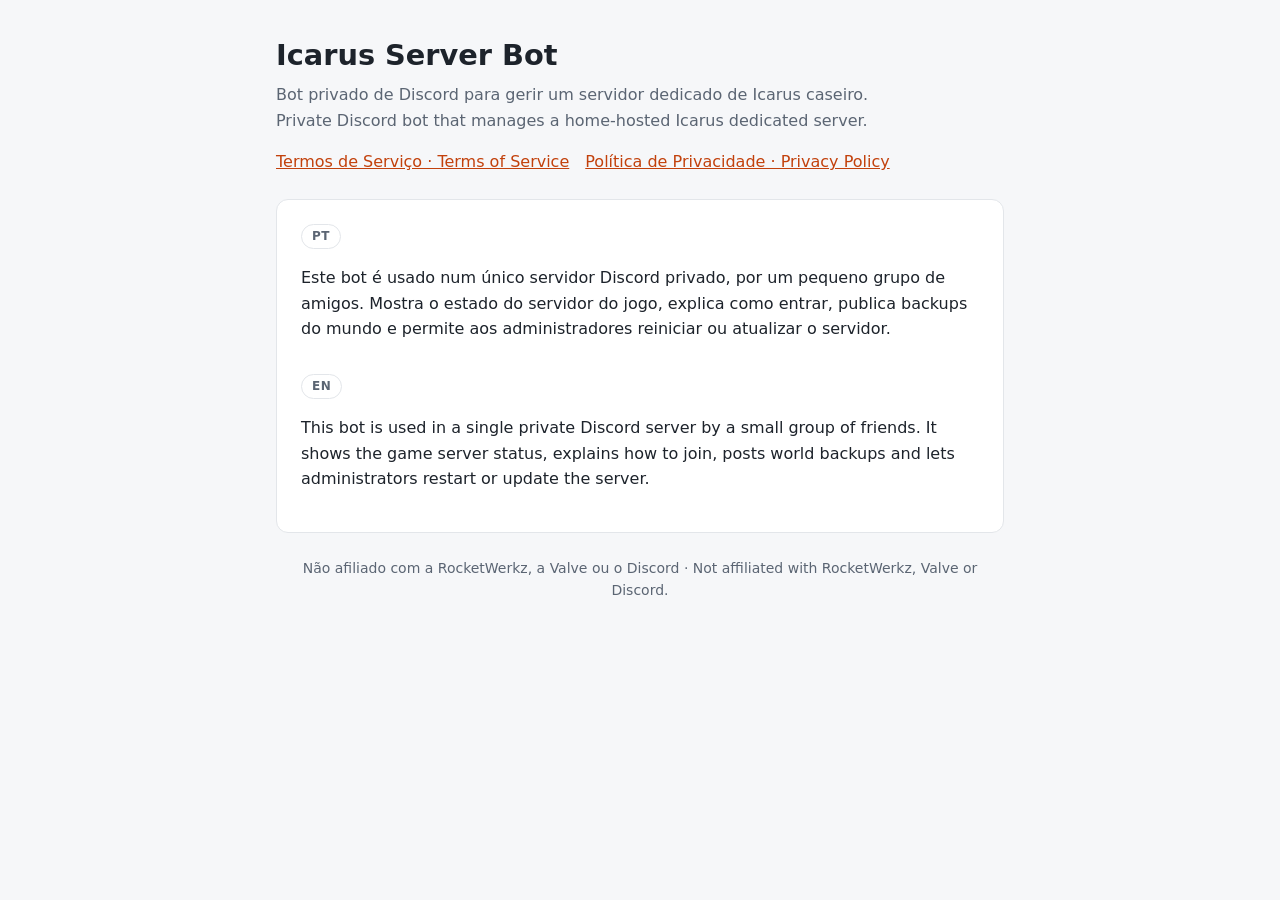
<file: docs/index.html>
<!doctype html>
<html lang="pt">
<head>
  <meta charset="utf-8">
  <meta name="viewport" content="width=device-width, initial-scale=1">
  <title>Icarus Server Bot</title>
  <link rel="stylesheet" href="style.css">
</head>
<body>
<main>
  <header>
    <h1>Icarus Server Bot</h1>
    <p>Bot privado de Discord para gerir um servidor dedicado de Icarus caseiro.<br>
       Private Discord bot that manages a home-hosted Icarus dedicated server.</p>
    <nav>
      <a href="terms.html">Termos de Serviço · Terms of Service</a>
      <a href="privacy.html">Política de Privacidade · Privacy Policy</a>
    </nav>
  </header>

  <section class="card">
    <span class="lang">PT</span>
    <p>Este bot é usado num único servidor Discord privado, por um pequeno grupo de amigos. Mostra o estado do
       servidor do jogo, explica como entrar, publica backups do mundo e permite aos administradores reiniciar ou
       atualizar o servidor.</p>
    <span class="lang">EN</span>
    <p>This bot is used in a single private Discord server by a small group of friends. It shows the game server
       status, explains how to join, posts world backups and lets administrators restart or update the server.</p>
  </section>

  <footer>Não afiliado com a RocketWerkz, a Valve ou o Discord · Not affiliated with RocketWerkz, Valve or Discord.</footer>
</main>
</body>
</html>
</file>
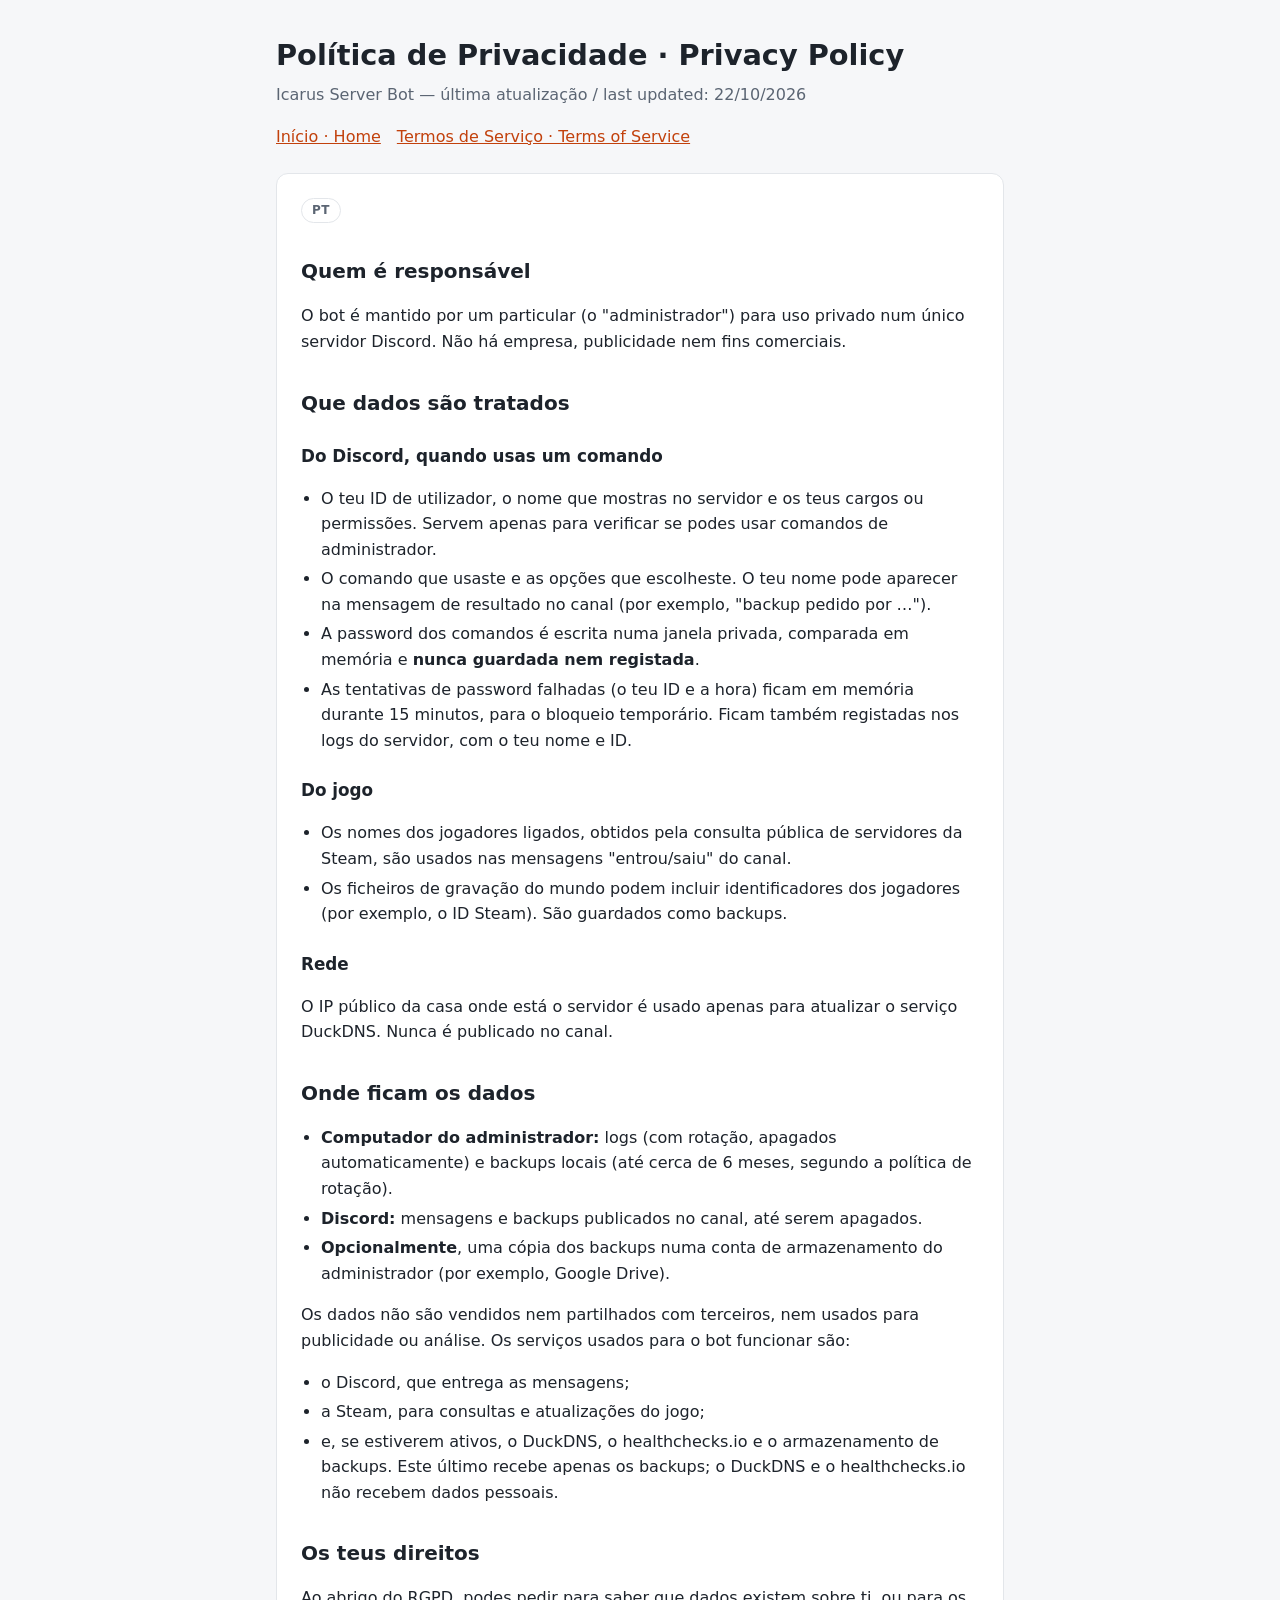
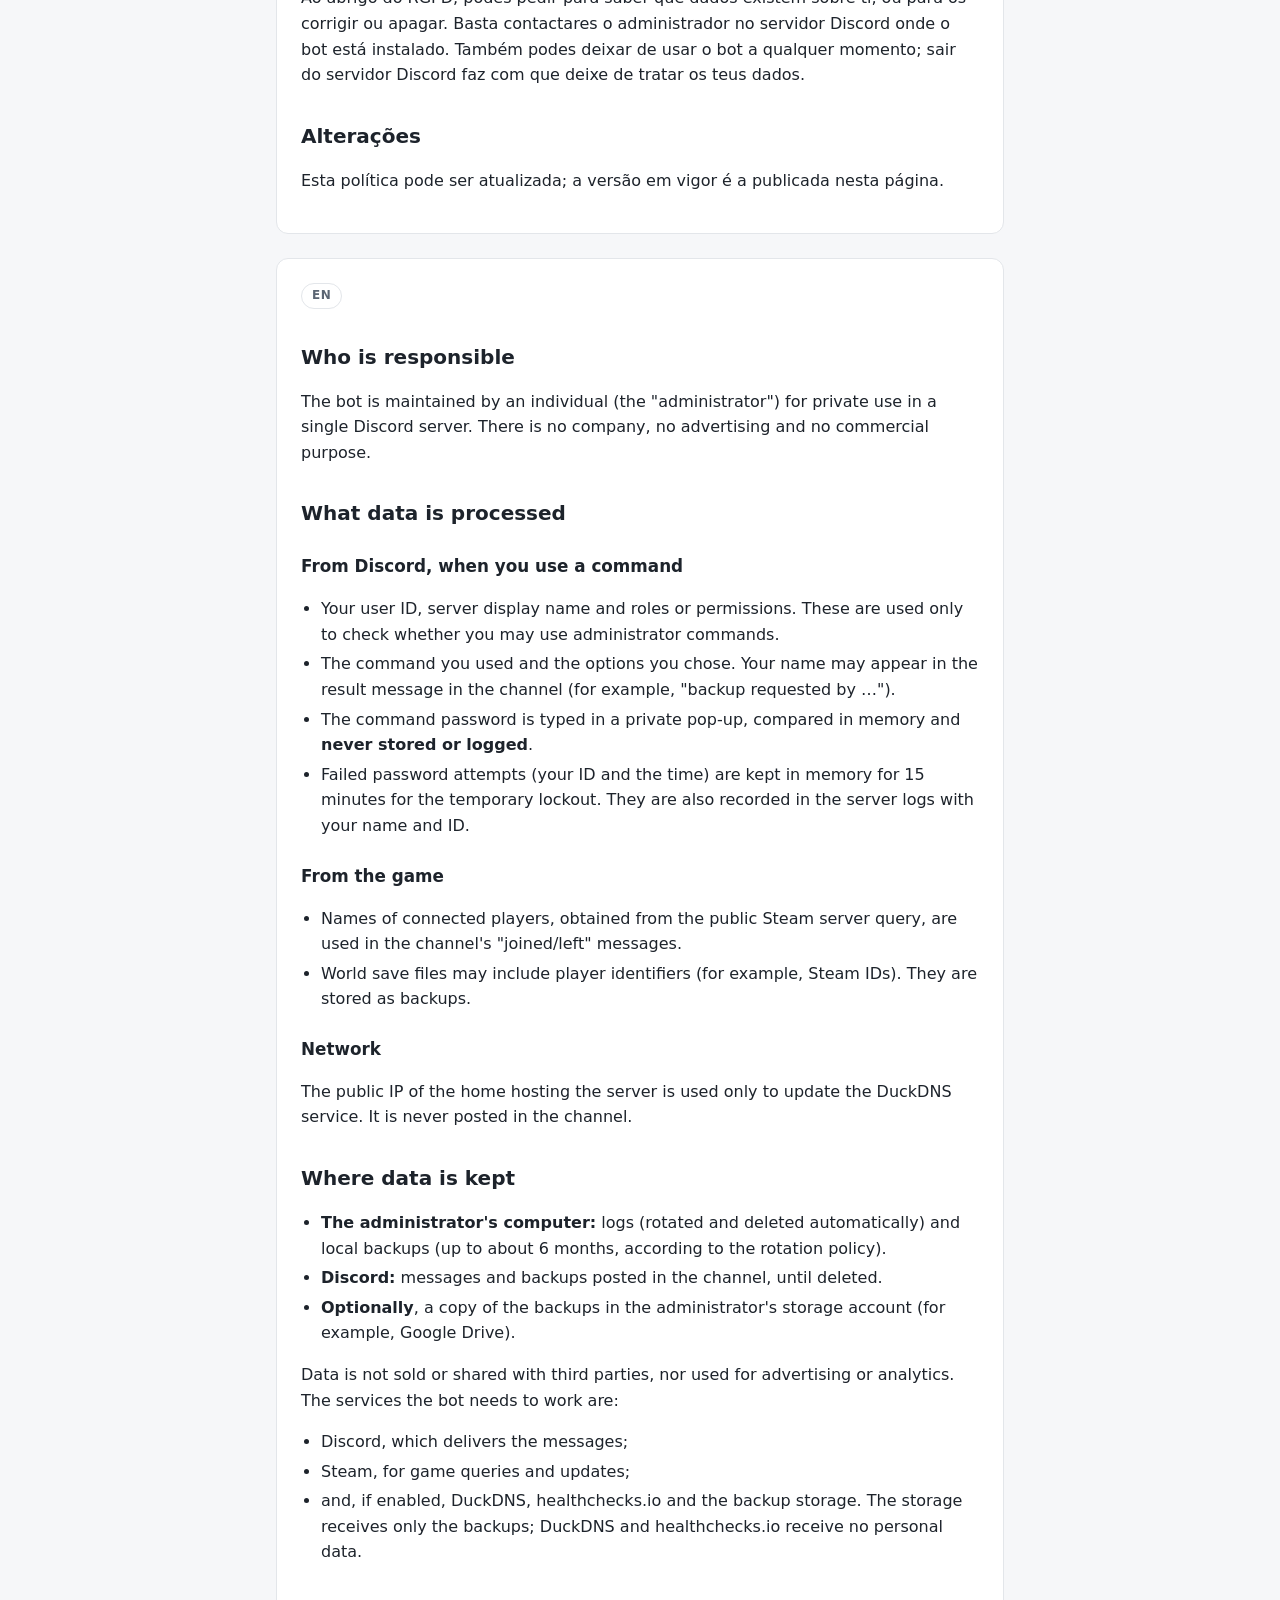
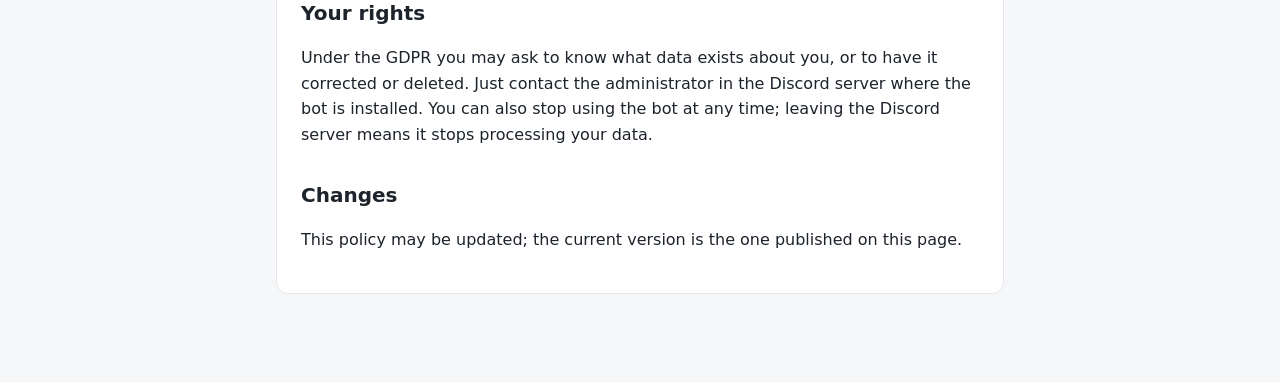
<file: docs/privacy.html>
<!doctype html>
<html lang="pt">
<head>
  <meta charset="utf-8">
  <meta name="viewport" content="width=device-width, initial-scale=1">
  <title>Privacy Policy · Icarus Server Bot</title>
  <link rel="stylesheet" href="style.css">
</head>
<body>
<main>
  <header>
    <h1>Política de Privacidade · Privacy Policy</h1>
    <p>Icarus Server Bot — última atualização / last updated: 22/10/2026</p>
    <nav>
      <a href="index.html">Início · Home</a>
      <a href="terms.html">Termos de Serviço · Terms of Service</a>
    </nav>
  </header>

  <section class="card">
    <span class="lang">PT</span>

    <h2>Quem é responsável</h2>
    <p>O bot é mantido por um particular (o "administrador") para uso privado num único servidor Discord. Não há
       empresa, publicidade nem fins comerciais.</p>

    <h2>Que dados são tratados</h2>
    <h3>Do Discord, quando usas um comando</h3>
    <ul>
      <li>O teu ID de utilizador, o nome que mostras no servidor e os teus cargos ou permissões. Servem apenas para
          verificar se podes usar comandos de administrador.</li>
      <li>O comando que usaste e as opções que escolheste. O teu nome pode aparecer na mensagem de resultado no
          canal (por exemplo, "backup pedido por …").</li>
      <li>A password dos comandos é escrita numa janela privada, comparada em memória e <strong>nunca guardada nem
          registada</strong>.</li>
      <li>As tentativas de password falhadas (o teu ID e a hora) ficam em memória durante 15 minutos, para o
          bloqueio temporário. Ficam também registadas nos logs do servidor, com o teu nome e ID.</li>
    </ul>

    <h3>Do jogo</h3>
    <ul>
      <li>Os nomes dos jogadores ligados, obtidos pela consulta pública de servidores da Steam, são usados nas
          mensagens "entrou/saiu" do canal.</li>
      <li>Os ficheiros de gravação do mundo podem incluir identificadores dos jogadores (por exemplo, o ID
          Steam). São guardados como backups.</li>
    </ul>

    <h3>Rede</h3>
    <p>O IP público da casa onde está o servidor é usado apenas para atualizar o serviço DuckDNS. Nunca é
       publicado no canal.</p>

    <h2>Onde ficam os dados</h2>
    <ul>
      <li><strong>Computador do administrador:</strong> logs (com rotação, apagados automaticamente) e backups locais
          (até cerca de 6 meses, segundo a política de rotação).</li>
      <li><strong>Discord:</strong> mensagens e backups publicados no canal, até serem apagados.</li>
      <li><strong>Opcionalmente</strong>, uma cópia dos backups numa conta de armazenamento do administrador (por
          exemplo, Google Drive).</li>
    </ul>
    <p>Os dados não são vendidos nem partilhados com terceiros, nem usados para publicidade ou análise. Os
       serviços usados para o bot funcionar são:</p>
    <ul>
      <li>o Discord, que entrega as mensagens;</li>
      <li>a Steam, para consultas e atualizações do jogo;</li>
      <li>e, se estiverem ativos, o DuckDNS, o healthchecks.io e o armazenamento de backups. Este último recebe
          apenas os backups; o DuckDNS e o healthchecks.io não recebem dados pessoais.</li>
    </ul>

    <h2>Os teus direitos</h2>
    <p>Ao abrigo do RGPD, podes pedir para saber que dados existem sobre ti, ou para os corrigir ou apagar. Basta
       contactares o administrador no servidor Discord onde o bot está instalado. Também podes deixar de usar o bot
       a qualquer momento; sair do servidor Discord faz com que deixe de tratar os teus dados.</p>

    <h2>Alterações</h2>
    <p>Esta política pode ser atualizada; a versão em vigor é a publicada nesta página.</p>
  </section>

  <section class="card">
    <span class="lang">EN</span>

    <h2>Who is responsible</h2>
    <p>The bot is maintained by an individual (the "administrator") for private use in a single Discord server.
       There is no company, no advertising and no commercial purpose.</p>

    <h2>What data is processed</h2>
    <h3>From Discord, when you use a command</h3>
    <ul>
      <li>Your user ID, server display name and roles or permissions. These are used only to check whether you may
          use administrator commands.</li>
      <li>The command you used and the options you chose. Your name may appear in the result message in the
          channel (for example, "backup requested by …").</li>
      <li>The command password is typed in a private pop-up, compared in memory and <strong>never stored or
          logged</strong>.</li>
      <li>Failed password attempts (your ID and the time) are kept in memory for 15 minutes for the temporary
          lockout. They are also recorded in the server logs with your name and ID.</li>
    </ul>

    <h3>From the game</h3>
    <ul>
      <li>Names of connected players, obtained from the public Steam server query, are used in the channel's
          "joined/left" messages.</li>
      <li>World save files may include player identifiers (for example, Steam IDs). They are stored as
          backups.</li>
    </ul>

    <h3>Network</h3>
    <p>The public IP of the home hosting the server is used only to update the DuckDNS service. It is never posted
       in the channel.</p>

    <h2>Where data is kept</h2>
    <ul>
      <li><strong>The administrator's computer:</strong> logs (rotated and deleted automatically) and local backups
          (up to about 6 months, according to the rotation policy).</li>
      <li><strong>Discord:</strong> messages and backups posted in the channel, until deleted.</li>
      <li><strong>Optionally</strong>, a copy of the backups in the administrator's storage account (for example,
          Google Drive).</li>
    </ul>
    <p>Data is not sold or shared with third parties, nor used for advertising or analytics. The services the bot
       needs to work are:</p>
    <ul>
      <li>Discord, which delivers the messages;</li>
      <li>Steam, for game queries and updates;</li>
      <li>and, if enabled, DuckDNS, healthchecks.io and the backup storage. The storage receives only the backups;
          DuckDNS and healthchecks.io receive no personal data.</li>
    </ul>

    <h2>Your rights</h2>
    <p>Under the GDPR you may ask to know what data exists about you, or to have it corrected or deleted. Just
       contact the administrator in the Discord server where the bot is installed. You can also stop using the bot
       at any time; leaving the Discord server means it stops processing your data.</p>

    <h2>Changes</h2>
    <p>This policy may be updated; the current version is the one published on this page.</p>
  </section>
</main>
</body>
</html>
</file>
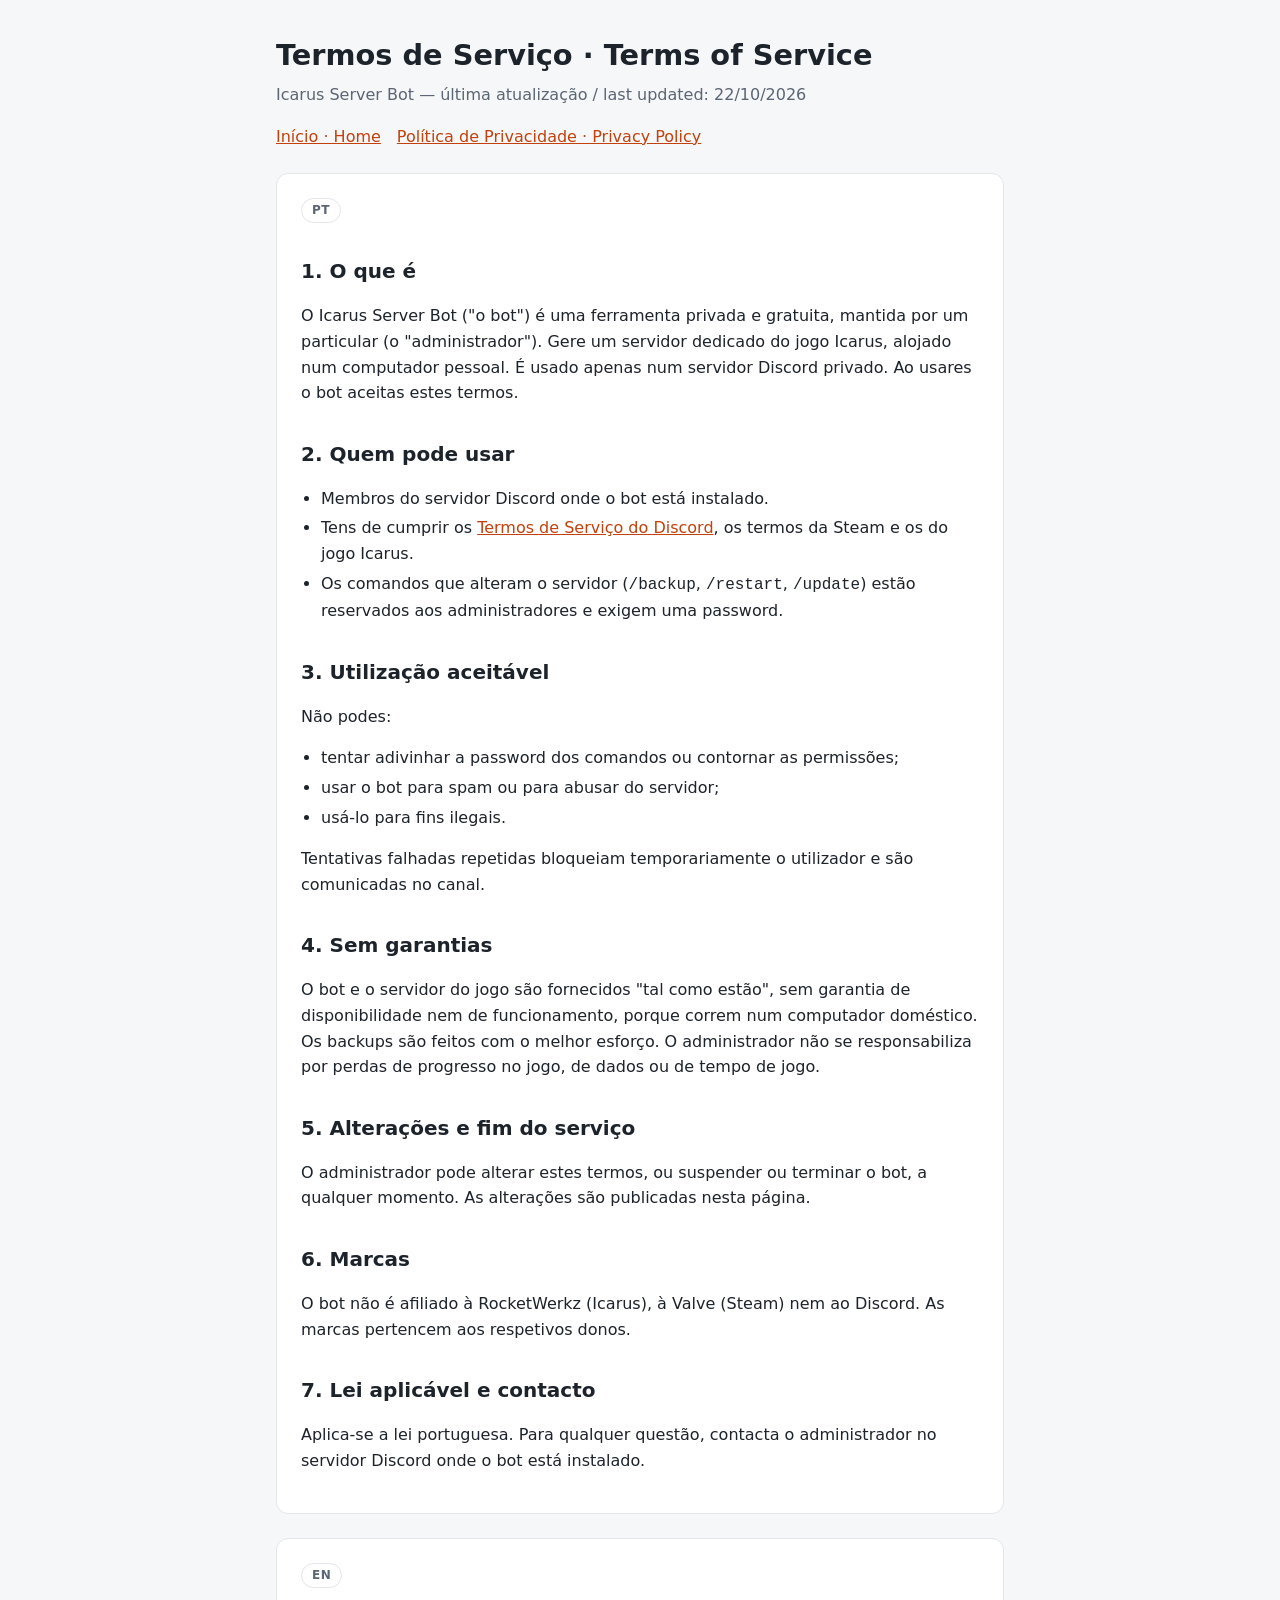
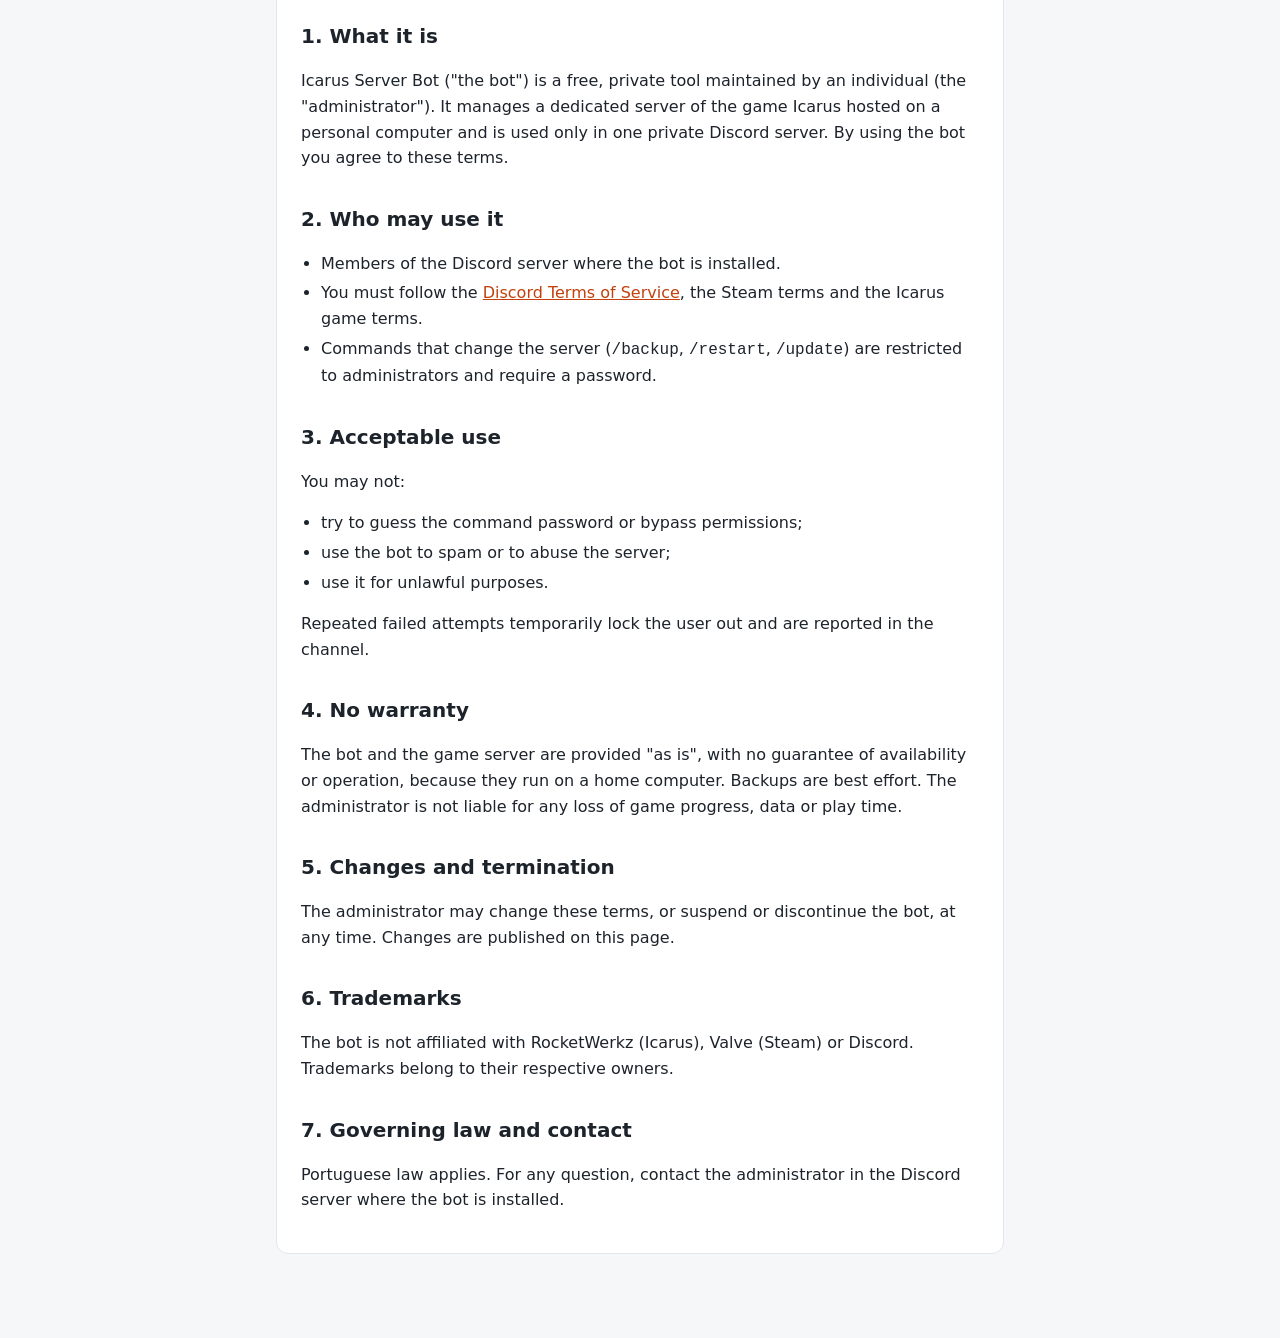
<file: docs/terms.html>
<!doctype html>
<html lang="pt">
<head>
  <meta charset="utf-8">
  <meta name="viewport" content="width=device-width, initial-scale=1">
  <title>Terms of Service · Icarus Server Bot</title>
  <link rel="stylesheet" href="style.css">
</head>
<body>
<main>
  <header>
    <h1>Termos de Serviço · Terms of Service</h1>
    <p>Icarus Server Bot — última atualização / last updated: 22/10/2026</p>
    <nav>
      <a href="index.html">Início · Home</a>
      <a href="privacy.html">Política de Privacidade · Privacy Policy</a>
    </nav>
  </header>

  <section class="card">
    <span class="lang">PT</span>

    <h2>1. O que é</h2>
    <p>O Icarus Server Bot ("o bot") é uma ferramenta privada e gratuita, mantida por um particular (o
       "administrador"). Gere um servidor dedicado do jogo Icarus, alojado num computador pessoal. É usado apenas
       num servidor Discord privado. Ao usares o bot aceitas estes termos.</p>

    <h2>2. Quem pode usar</h2>
    <ul>
      <li>Membros do servidor Discord onde o bot está instalado.</li>
      <li>Tens de cumprir os <a href="https://discord.com/terms">Termos de Serviço do Discord</a>, os termos da
          Steam e os do jogo Icarus.</li>
      <li>Os comandos que alteram o servidor (<code>/backup</code>, <code>/restart</code>, <code>/update</code>)
          estão reservados aos administradores e exigem uma password.</li>
    </ul>

    <h2>3. Utilização aceitável</h2>
    <p>Não podes:</p>
    <ul>
      <li>tentar adivinhar a password dos comandos ou contornar as permissões;</li>
      <li>usar o bot para spam ou para abusar do servidor;</li>
      <li>usá-lo para fins ilegais.</li>
    </ul>
    <p>Tentativas falhadas repetidas bloqueiam temporariamente o utilizador e são comunicadas no canal.</p>

    <h2>4. Sem garantias</h2>
    <p>O bot e o servidor do jogo são fornecidos "tal como estão", sem garantia de disponibilidade nem de
       funcionamento, porque correm num computador doméstico. Os backups são feitos com o melhor esforço. O
       administrador não se responsabiliza por perdas de progresso no jogo, de dados ou de tempo de jogo.</p>

    <h2>5. Alterações e fim do serviço</h2>
    <p>O administrador pode alterar estes termos, ou suspender ou terminar o bot, a qualquer momento. As
       alterações são publicadas nesta página.</p>

    <h2>6. Marcas</h2>
    <p>O bot não é afiliado à RocketWerkz (Icarus), à Valve (Steam) nem ao Discord. As marcas pertencem aos
       respetivos donos.</p>

    <h2>7. Lei aplicável e contacto</h2>
    <p>Aplica-se a lei portuguesa. Para qualquer questão, contacta o administrador no servidor Discord onde o bot
       está instalado.</p>
  </section>

  <section class="card">
    <span class="lang">EN</span>

    <h2>1. What it is</h2>
    <p>Icarus Server Bot ("the bot") is a free, private tool maintained by an individual (the "administrator"). It
       manages a dedicated server of the game Icarus hosted on a personal computer and is used only in one private
       Discord server. By using the bot you agree to these terms.</p>

    <h2>2. Who may use it</h2>
    <ul>
      <li>Members of the Discord server where the bot is installed.</li>
      <li>You must follow the <a href="https://discord.com/terms">Discord Terms of Service</a>, the Steam terms and
          the Icarus game terms.</li>
      <li>Commands that change the server (<code>/backup</code>, <code>/restart</code>, <code>/update</code>) are
          restricted to administrators and require a password.</li>
    </ul>

    <h2>3. Acceptable use</h2>
    <p>You may not:</p>
    <ul>
      <li>try to guess the command password or bypass permissions;</li>
      <li>use the bot to spam or to abuse the server;</li>
      <li>use it for unlawful purposes.</li>
    </ul>
    <p>Repeated failed attempts temporarily lock the user out and are reported in the channel.</p>

    <h2>4. No warranty</h2>
    <p>The bot and the game server are provided "as is", with no guarantee of availability or operation, because
       they run on a home computer. Backups are best effort. The administrator is not liable for any loss of game
       progress, data or play time.</p>

    <h2>5. Changes and termination</h2>
    <p>The administrator may change these terms, or suspend or discontinue the bot, at any time. Changes are
       published on this page.</p>

    <h2>6. Trademarks</h2>
    <p>The bot is not affiliated with RocketWerkz (Icarus), Valve (Steam) or Discord. Trademarks belong to their
       respective owners.</p>

    <h2>7. Governing law and contact</h2>
    <p>Portuguese law applies. For any question, contact the administrator in the Discord server where the bot is
       installed.</p>
  </section>
</main>
</body>
</html>
</file>
<file: docs/style.css>
:root {
  --bg: #f6f7f9;
  --card: #ffffff;
  --text: #1d232b;
  --muted: #5b6573;
  --accent: #c2410c;
  --border: #e3e6ea;
}

@media (prefers-color-scheme: dark) {
  :root {
    --bg: #12151a;
    --card: #1b2028;
    --text: #e6e9ee;
    --muted: #9aa4b2;
    --accent: #fb923c;
    --border: #2a313c;
  }
}

* { box-sizing: border-box; }

body {
  margin: 0;
  background: var(--bg);
  color: var(--text);
  font: 16px/1.6 system-ui, -apple-system, "Segoe UI", Roboto, sans-serif;
}

main {
  max-width: 760px;
  margin: 0 auto;
  padding: 32px 16px 64px;
}

header { margin-bottom: 24px; }
header p { color: var(--muted); margin: 4px 0 0; }

h1 { font-size: 1.8rem; margin: 0; }
h2 { font-size: 1.25rem; margin: 32px 0 8px; }
h3 { font-size: 1.05rem; margin: 24px 0 4px; }

a { color: var(--accent); }

nav { display: flex; gap: 16px; flex-wrap: wrap; margin: 16px 0 0; }

.card {
  background: var(--card);
  border: 1px solid var(--border);
  border-radius: 12px;
  padding: 8px 24px 24px;
  margin-bottom: 24px;
}

.lang {
  display: inline-block;
  font-size: 0.75rem;
  font-weight: 600;
  letter-spacing: 0.04em;
  color: var(--muted);
  border: 1px solid var(--border);
  border-radius: 999px;
  padding: 2px 10px;
  margin-top: 16px;
}

ul { padding-left: 20px; }
li { margin: 4px 0; }

footer { color: var(--muted); font-size: 0.875rem; text-align: center; }
</file>
